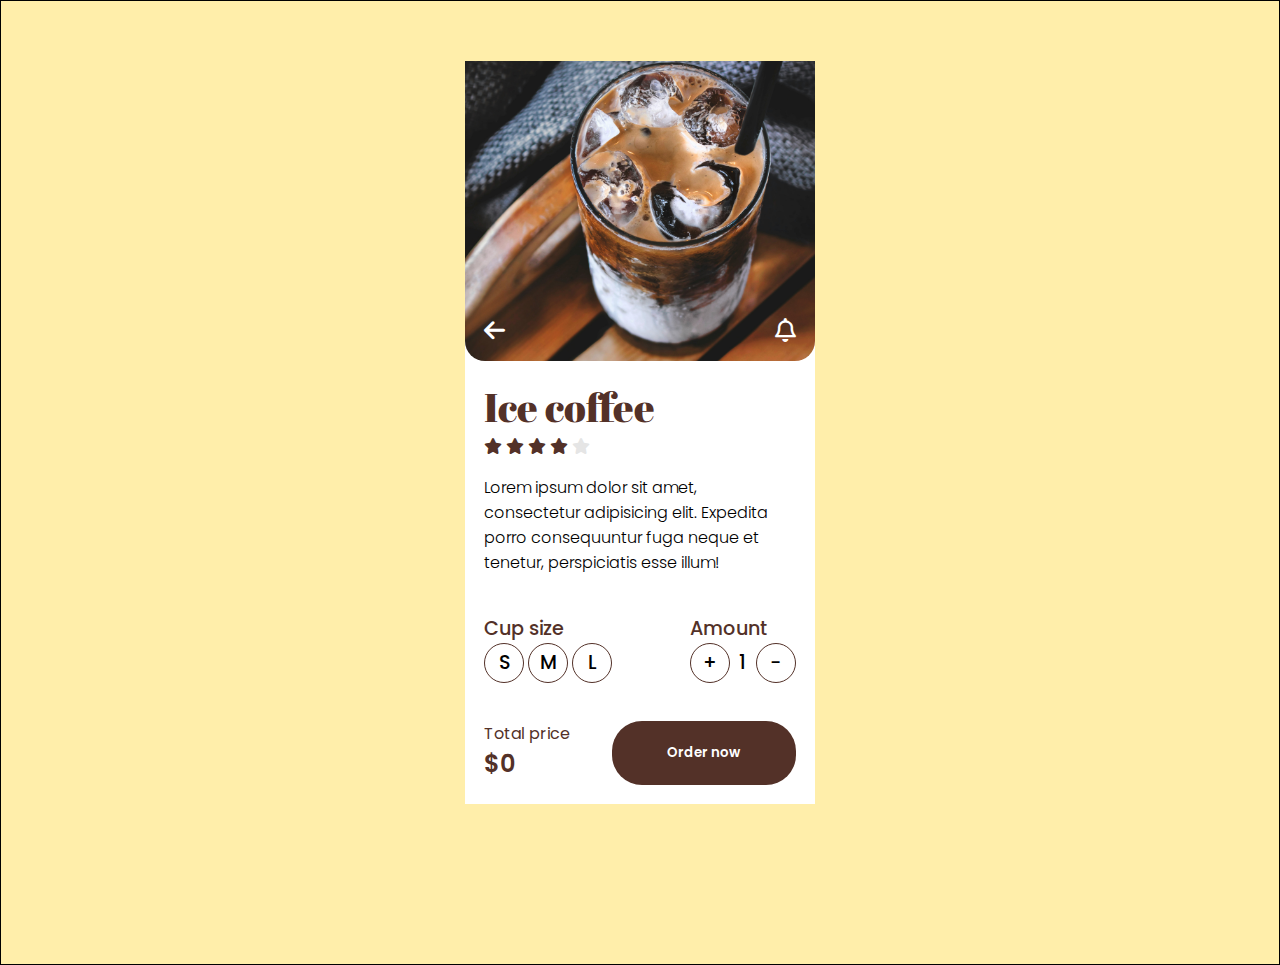
<file: coffee/index.html>
<!DOCTYPE html>
<html lang="en">
<head>
    <link rel="preconnect" href="https://fonts.googleapis.com">
    <link rel="preconnect" href="https://fonts.gstatic.com" crossorigin>
    <link href="https://fonts.googleapis.com/css2?family=Abril+Fatface&display=swap" rel="stylesheet">
    <link rel="preconnect" href="https://fonts.googleapis.com">
    <link rel="preconnect" href="https://fonts.gstatic.com" crossorigin>
    <link href="https://fonts.googleapis.com/css2?family=Poppins:ital,wght@0,100;0,200;0,300;0,400;0,500;0,600;0,700;0,800;0,900;1,100;1,200;1,300;1,400;1,500;1,600;1,700;1,800;1,900&display=swap" rel="stylesheet">
    <link rel="stylesheet" href="https://cdnjs.cloudflare.com/ajax/libs/font-awesome/6.7.2/css/all.min.css" integrity="sha512-Evv84Mr4kqVGRNSgIGL/F/aIDqQb7xQ2vcrdIwxfjThSH8CSR7PBEakCr51Ck+w+/U6swU2Im1vVX0SVk9ABhg==" crossorigin="anonymous" referrerpolicy="no-referrer" />
    <meta charset="UTF-8">
    <meta name="viewport" content="width=device-width, initial-scale=1.0">
    <link rel="stylesheet" href="style.css">
    <title>Coffee Card</title>
</head>
<body>
    <main>
        <section class="hero">
            <img src="./images/ice-coofee.jpg" alt="coffee" srcset="">
            <div class="hero--icons">
                <i class="fa-solid fa-arrow-left"></i>
                <i class="fa-regular fa-bell"></i>
            </div>
        </section>
        <section class="content">
            <h2>Ice coffee</h2>
            <div class="rating">
                <i class="fa-solid fa-star"></i>
                <i class="fa-solid fa-star"></i>
                <i class="fa-solid fa-star"></i>
                <i class="fa-solid fa-star"></i>
                <i class="fa-solid fa-star"></i>
            </div>
            <div class="info">
                <p>Lorem ipsum dolor sit amet, consectetur adipisicing elit.  Expedita porro consequuntur fuga neque et tenetur, perspiciatis esse illum! </p>
            </div>
        </section>
        <section class="preference">
            <div class="size">
                <span>Cup size</span>
                <div class="size--btn">
                    <button type="button" class="btn small" id="small">S</button>
                    <button type="button" class="btn medium" id="medium">M</button>
                    <button type="button" class="btn large" id="large">L</button>
                </div>
            </div>
            <div class="quanity">
                <span>Amount</span>
                <div class="amount--btn">
                    <button type="button" id="btn-increase">+</button>
                    <p id="count">1</p>
                    <button type="button" id="btn-decrease">-</button>
                </div>
            </div>
        </section>
        <section class="CTA">
            <div class="cost">
                <span>Total price</span>
                <h2 id="price">$0</h2>
            </div>
            <div class="order">
                <button type="button">Order now</button>
            </div>
        </section>
    </main>
</body>
<script>
    const addButton = document.querySelector('#btn-increase');
    const subtractButton = document.querySelector('#btn-decrease');
    const sizeButton = document.querySelectorAll('.btn');
    const price = document.querySelector('#price');
    
    const prices = {
        small: '8',
        medium: '16',
        large : '24'
    }
    
    sizeButton.forEach(btn => btn.addEventListener('click', function() {
        sizeButton.forEach(btn => btn.classList.remove('active'));
        if (this.id === 'small'){
            price.textContent = '$' + prices.small;
            this.classList.add('active');
        }
        else if (this.id === 'medium'){
            price.textContent = '$' + prices.medium;
            this.classList.add('active');
        }
        else if (this.id === 'large'){
            price.textContent = '$' + prices.large;
            this.classList.add('active');
        }
    
    }));

    function btnIncrease() {
        const count = document.querySelector('#count');
        count.textContent = parseInt(count.textContent) + 1;
        addButton.classList.add('active')
        setTimeout(() => {
            addButton.classList.remove('active')
        }, 500);
        
        if (btn.classList.contains('small')){
            price.textContent = '$' + (prices.small * parseInt(count.textContent));
        }
        else if (btn.classList.contains('small')){
            price.textContent = '$' + (prices.medium * parseInt(count.textContent));
        }
        else {
            price.textContent = '$' + (prices.large * parseInt(count.textContent));
        }
    
        // price.textContent = '$' + (parseInt(prices.small) * count.textContent);
    }
    
    function btnDecrease() {
        const count = document.querySelector('#count');
        if (count.textContent > 1) {
            count.textContent = parseInt(count.textContent) - 1;
        }
        subtractButton.classList.add('active');
        setTimeout(() => {
            subtractButton.classList.remove('active')
        }, 500);
        
        if (price.textContent != parseInt(prices.small)) {
            price.textContent = '$' + (parseInt(price.textContent) - parseInt(prices.small));
        }
    }

    addButton.addEventListener('click', btnIncrease);
    subtractButton.addEventListener('click', btnDecrease);

</script>
</html>
</file>
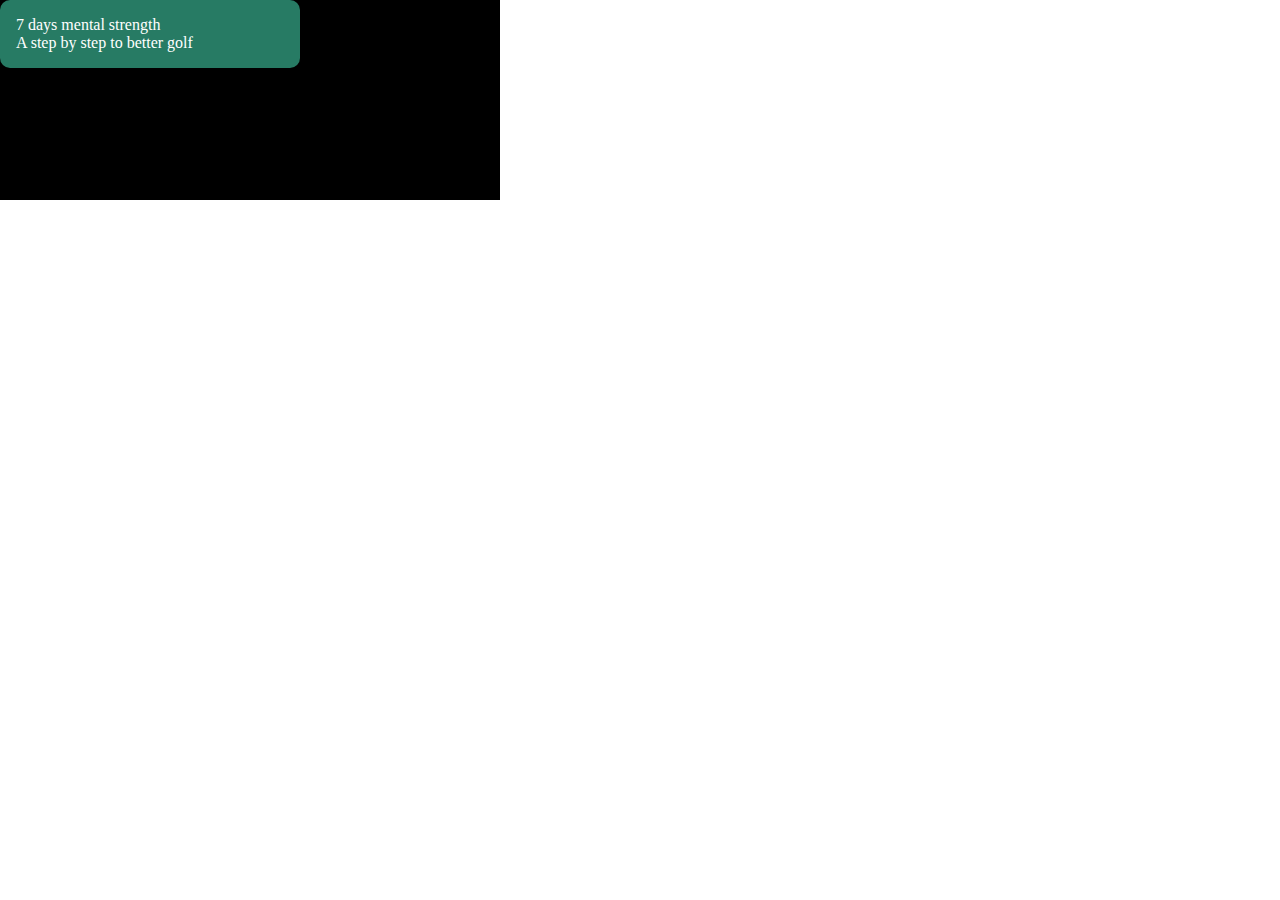
<file: day1/index.html>
<!DOCTYPE html>
<html lang="en">
<head>
    <meta charset="UTF-8">
    <meta name="viewport" content="width=device-width, initial-scale=1.0">
    <link rel="stylesheet" href="style.css">
    <title>Day1</title>
</head>
<body>
    <div class="back--color">
        <!-- Progress Card -->
        <section class="progress--card">
            <strength>7 days mental 
                strength</h3>
            <p>A step by step to better golf</p>
        </section>
        <!-- Feature Section -->
        <!-- Discover Section -->
        <!-- Menu section -->
    </div>
</body>
</html>
</file>
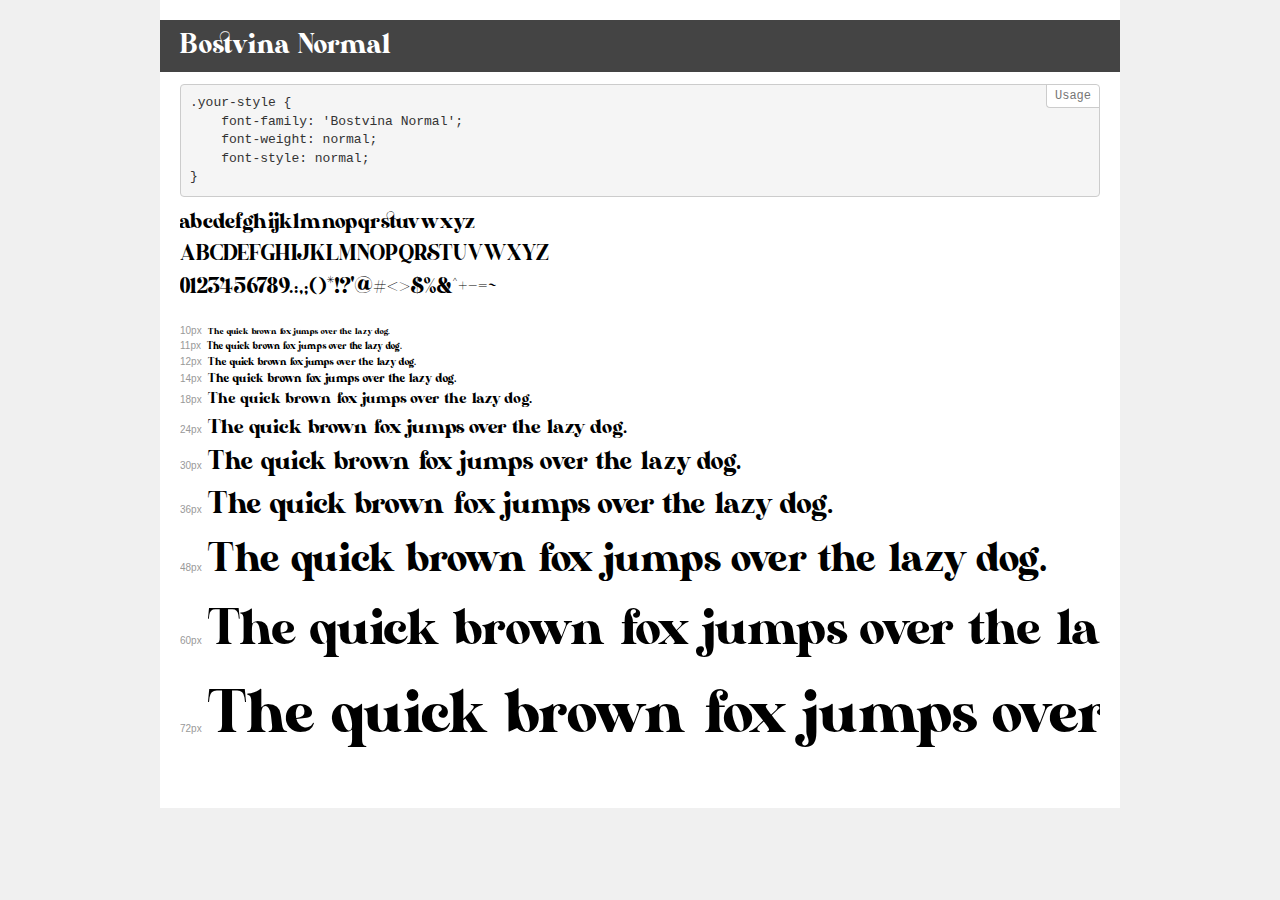
<file: day1/fonts/demo.html>
<!DOCTYPE html>
<html lang="en">
<head>
    <meta charset="utf-8">
    <meta http-equiv="X-UA-Compatible" content="IE=edge">
    <meta name="viewport" content="width=device-width, initial-scale=1">
    <meta name="robots" content="noindex, noarchive">
    <meta name="format-detection" content="telephone=no">
    <title>Transfonter demo</title>
    <link href="stylesheet.css" rel="stylesheet">
    <style>
        /*
        http://meyerweb.com/eric/tools/css/reset/
        v2.0 | 20110126
        License: none (public domain)
        */
        html, body, div, span, applet, object, iframe,
        h1, h2, h3, h4, h5, h6, p, blockquote, pre,
        a, abbr, acronym, address, big, cite, code,
        del, dfn, em, img, ins, kbd, q, s, samp,
        small, strike, strong, sub, sup, tt, var,
        b, u, i, center,
        dl, dt, dd, ol, ul, li,
        fieldset, form, label, legend,
        table, caption, tbody, tfoot, thead, tr, th, td,
        article, aside, canvas, details, embed,
        figure, figcaption, footer, header, hgroup,
        menu, nav, output, ruby, section, summary,
        time, mark, audio, video {
            margin: 0;
            padding: 0;
            border: 0;
            font-size: 100%;
            font: inherit;
            vertical-align: baseline;
        }
        /* HTML5 display-role reset for older browsers */
        article, aside, details, figcaption, figure,
        footer, header, hgroup, menu, nav, section {
            display: block;
        }
        body {
            line-height: 1;
        }
        ol, ul {
            list-style: none;
        }
        blockquote, q {
            quotes: none;
        }
        blockquote:before, blockquote:after,
        q:before, q:after {
            content: '';
            content: none;
        }
        table {
            border-collapse: collapse;
            border-spacing: 0;
        }
        /* demo styles */
        body {
            background: #f0f0f0;
            color: #000;
        }
        .page {
            background: #fff;
            width: 920px;
            margin: 0 auto;
            padding: 20px 20px 0 20px;
            overflow: hidden;
        }
        .font-container {
            overflow-x: auto;
            overflow-y: hidden;
            margin-bottom: 40px;
            line-height: 1.3;
            white-space: nowrap;
            padding-bottom: 5px;
        }
        h1 {
            position: relative;
            background: #444;
            font-size: 32px;
            color: #fff;
            padding: 10px 20px;
            margin: 0 -20px 12px -20px;
        }
        .letters {
            font-size: 25px;
            margin-bottom: 20px;
        }
        .s10:before {
            content: '10px';
        }
        .s11:before {
            content: '11px';
        }
        .s12:before {
            content: '12px';
        }
        .s14:before {
            content: '14px';
        }
        .s18:before {
            content: '18px';
        }
        .s24:before {
            content: '24px';
        }
        .s30:before {
            content: '30px';
        }
        .s36:before {
            content: '36px';
        }
        .s48:before {
            content: '48px';
        }
        .s60:before {
            content: '60px';
        }
        .s72:before {
            content: '72px';
        }
        .s10:before, .s11:before, .s12:before, .s14:before,
        .s18:before, .s24:before, .s30:before, .s36:before,
        .s48:before, .s60:before, .s72:before {
            font-family: Arial, sans-serif;
            font-size: 10px;
            font-weight: normal;
            font-style: normal;
            color: #999;
            padding-right: 6px;
        }
        pre {
            display: block;
            position: relative;
            padding: 9px;
            margin: 0 0 10px;
            font-family: Monaco, Menlo, Consolas, "Courier New", monospace;
            font-size: 13px;
            line-height: 1.428571429;
            color: #333;
            font-weight: normal;
            font-style: normal;
            background-color: #f5f5f5;
            border: 1px solid #ccc;
            overflow-x: auto;
            border-radius: 4px;
        }
        pre:after {
            display: block;
            position: absolute;
            right: 0;
            top: 0;
            content: 'Usage';
            line-height: 1;
            padding: 5px 8px;
            font-size: 12px;
            color: #767676;
            background-color: #fff;
            border: 1px solid #ccc;
            border-right: none;
            border-top: none;
            border-radius: 0 4px 0 4px;
            z-index: 10;
        }
        /* responsive */
        @media (max-width: 959px) {
            .page {
                width: auto;
                margin: 0;
            }
        }
    </style>
</head>
<body>
<div class="page">
    <div class="demo">
        <h1 style="font-family: 'Bostvina Normal'; font-weight: normal; font-style: normal;">Bostvina Normal</h1>
        <pre>.your-style {
    font-family: 'Bostvina Normal';
    font-weight: normal;
    font-style: normal;
}</pre>
        <div class="font-container" style="font-family: 'Bostvina Normal'; font-weight: normal; font-style: normal;">
            <p class="letters">
                abcdefghijklmnopqrstuvwxyz<br>
ABCDEFGHIJKLMNOPQRSTUVWXYZ<br>
                0123456789.:,;()*!?'@#<>$%&^+-=~
            </p>
            <p class="s10" style="font-size: 10px;">The quick brown fox jumps over the lazy dog.</p>
            <p class="s11" style="font-size: 11px;">The quick brown fox jumps over the lazy dog.</p>
            <p class="s12" style="font-size: 12px;">The quick brown fox jumps over the lazy dog.</p>
            <p class="s14" style="font-size: 14px;">The quick brown fox jumps over the lazy dog.</p>
            <p class="s18" style="font-size: 18px;">The quick brown fox jumps over the lazy dog.</p>
            <p class="s24" style="font-size: 24px;">The quick brown fox jumps over the lazy dog.</p>
            <p class="s30" style="font-size: 30px;">The quick brown fox jumps over the lazy dog.</p>
            <p class="s36" style="font-size: 36px;">The quick brown fox jumps over the lazy dog.</p>
            <p class="s48" style="font-size: 48px;">The quick brown fox jumps over the lazy dog.</p>
            <p class="s60" style="font-size: 60px;">The quick brown fox jumps over the lazy dog.</p>
            <p class="s72" style="font-size: 72px;">The quick brown fox jumps over the lazy dog.</p>
        </div>
    </div>
</div>
</body>
</html>
</file>
<file: coffee/style.css>
:root {
    --prim-color: #533128;
}

* {
    margin: 0;
    padding: 0;
    box-sizing: border-box;
}

body {
    background-color: #fea;
    font-family: 'Poppins', sans-serif;
    padding: 10em 0;
    border: 1px solid black;
}

main {
    /* border: 1px solid rgb(0, 17, 255); */
    width: 350px;
    display: flex;
    flex-direction: column;
    justify-content: center;
    align-items: center;
    /* height: 100vh; */
    margin: 0 auto;
    background-color: #fff;
}

.hero {
    width: 350px;
    height: 200px;
    /* border: 1px solid red; */
    position: relative;
    display: flex;
    justify-content: center;
    align-items: flex-end;
    /* padding: 1em; */
    z-index: 100;
    
}

.hero img {
    width: 350px;
    height: 300px;
    object-fit: cover;
    border-bottom-left-radius: 20px;
    border-bottom-right-radius: 20px;
    position: absolute;
    z-index: -1;
}

.hero .hero--icons{
    display: flex;
    justify-content: space-between;
    align-items: baseline;
    width: 100%;
    padding: 1.2em;
}

.hero .hero--icons i {
    font-size: 1.5rem;
    color: #fff;
}

/* content */
.content {
    width: 100%;
    display: flex;
    flex-direction: column;
    justify-content: flex-start;
    padding: 1.2em;
}

.content h2 {
    font-family: "Abril Fatface", serif;
    font-size: 2.5rem;
    font-weight: 500;
    /* margin-bottom: 1em; */
    color: var(--prim-color);
}

.content .rating {
    color: var(--prim-color);
}

.content .rating i:nth-child(5) {
    color: gray;
    opacity: .2;
}


.content .info {
    margin-top: 1em;
}

.content .info p {
    font-weight: 300;
}

/* Preferences */

.preference {
    width: 100%;
    display: flex;
    padding: 1.2em;
    justify-content: space-between;
}

.preference span {
    font-size: 1.2rem;
    font-weight: 500;
    color: var(--prim-color);
    margin-bottom: 1em ;
}

.preference button {
    width: 40px;
    height: 40px;
    padding: .2em;
    border: 1px solid var(--prim-color);
    border-radius: 50%;
    background-color: transparent;
    font-family: 'Poppins', serif;
    font-size: 1.2rem;
    font-weight: 500;
    transition: color .2s ease-in, background-color .2s ease-in;
    cursor: pointer;
}

.preference button:focus:active {
    background-color: var(--prim-color);
    color: #fff;
    transition: 1s ease-in-out;
}

.preference .amount--btn {
    display: flex;
    justify-content: center;
    align-items: center;
    gap: .5em;
    font-size: 1.2rem;
    font-weight: 500;
}

.preference .active {
    background-color: #533128;
    color: #fff;
}

/* CTA */
.CTA {
    width: 100%;
    display: flex;
    justify-content: space-between;
    padding: 1.2em;
    
}

.CTA button {
    border-radius: 30px;
    border-style: none;
    padding: 1.5em 4em;
    outline: none;
    border: 2px solid transparent;
    background-color: var(--prim-color);
    font-family: 'Poppins', sans-serif;
    font-weight: 600;
    color: #fff
}

.CTA button:hover {
    background-color: #fea;
    color: #000;
    transition: border .5s ease-in-out, color .5s ease-in-out, background-color .5s ease-in-out;
    border: 2px solid var(--prim-color);
}

.CTA .cost {
    display: flex;
    flex-direction: column;
    color: var(--prim-color);
    /* align-items: center; */
}

.CTA .cost h2 {
    /* font-size: 1rem; */
    font-weight: 600;
}
</file>
<file: day1/style.css>
@font-face {
    font-family: 'Bostvina Normal';
    src: url('/fonts/Bostvina.eot');
    src: local('Bostvina Normal'), local('Bostvina'),
        url('/fonts/Bostvina.eot?#iefix') format('embedded-opentype'),
        url('/fonts/Bostvina.woff2') format('woff2'),
        url('/fonts/Bostvina.woff') format('woff'),
        url('fonts/Bostvina.ttf') format('truetype');
    font-weight: normal;
    font-style: normal;
}

:root {
    --main-font: 'Bostvina Normal';
}

* {
    padding: 0;
    margin: 0;
    box-sizing: border-box;
}

body {
    background-color: white;
    color: #fff;
}

.back--color{
    background-color: black;
    width: 500px;
    height: 200px;
}

div h3{
    font-family: var(--main-font);
    font-size: 2rem;
    margin-bottom: 20px;
}

.progress--card {
    background-color: #277b64;
    width: 300px;
    padding: 1em;
    border-radius: 10px;
    text-align: left;

}
</file>
<file: day1/fonts/stylesheet.css>
@font-face {
    font-family: 'Bostvina Normal';
    src: url('Bostvina.eot');
    src: local('Bostvina Normal'), local('Bostvina'),
        url('Bostvina.eot?#iefix') format('embedded-opentype'),
        url('Bostvina.woff2') format('woff2'),
        url('Bostvina.woff') format('woff'),
        url('Bostvina.ttf') format('truetype');
    font-weight: normal;
    font-style: normal;
}
</file>
